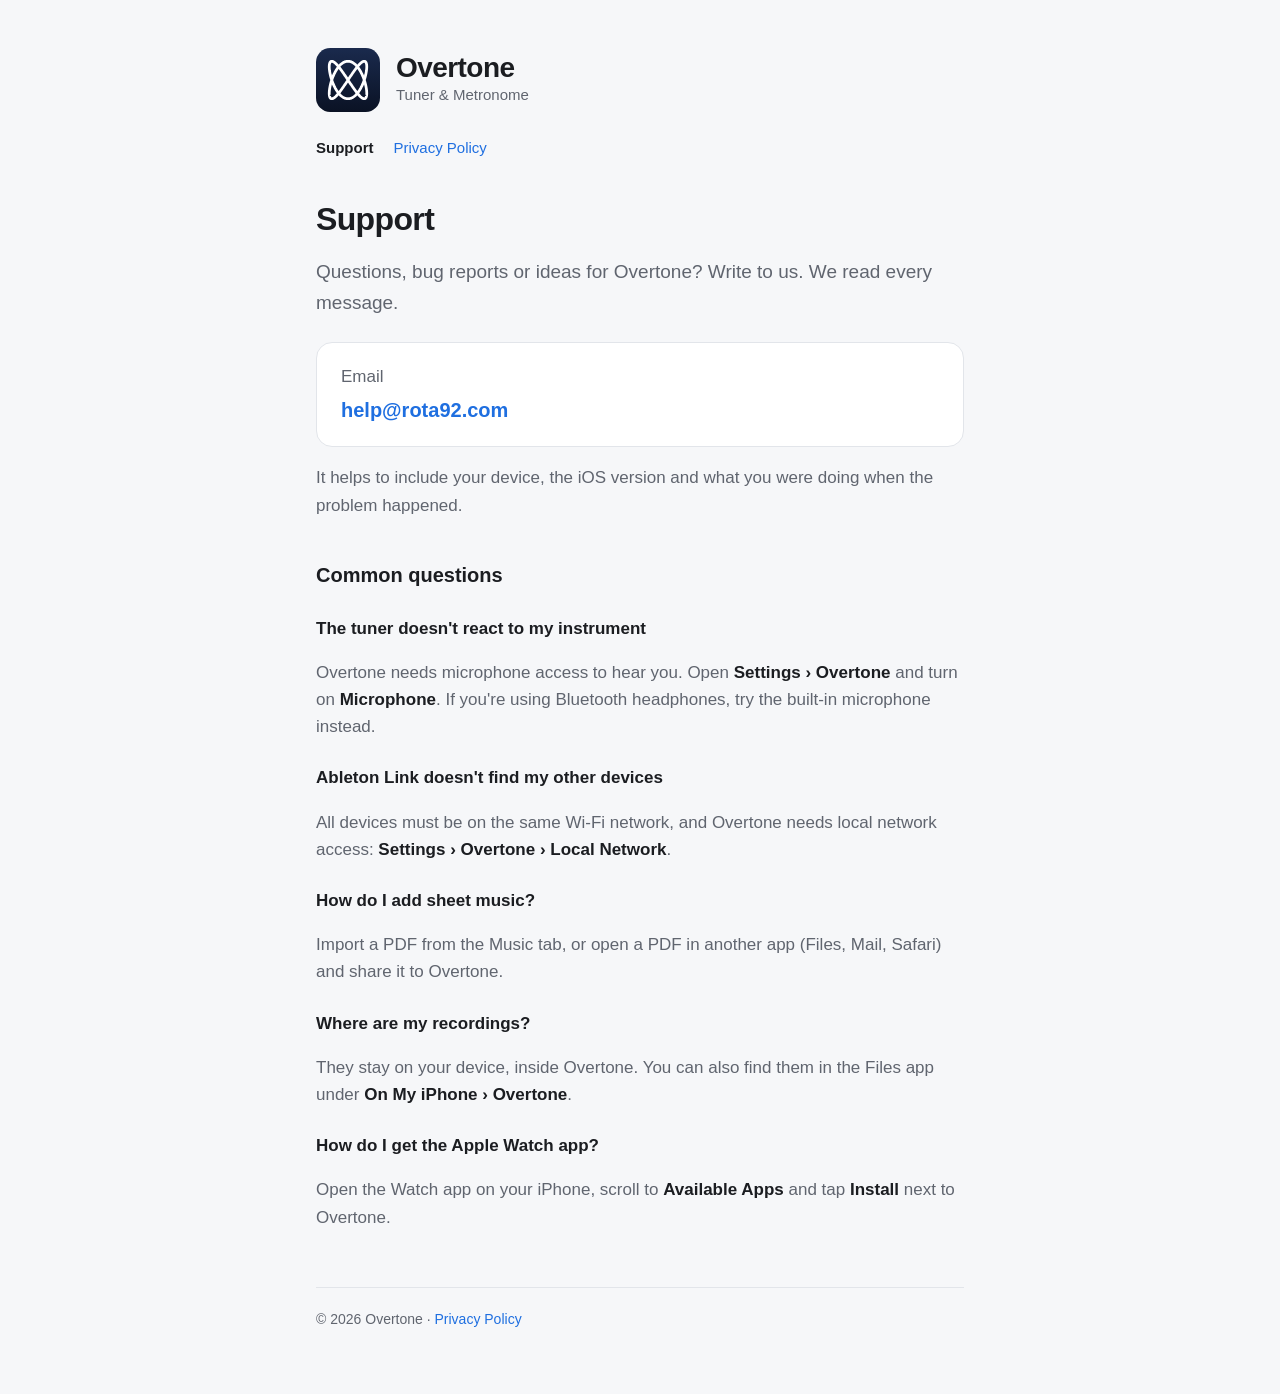
<file: index.html>
<!doctype html>
<html lang="en">
<head>
<meta charset="utf-8">
<meta name="viewport" content="width=device-width, initial-scale=1">
<title>Overtone Support</title>
<meta name="description" content="Help and contact for Overtone: Tuner &amp; Metronome.">
<link rel="icon" href="icon.svg" type="image/svg+xml">
<link rel="stylesheet" href="style.css">
</head>
<body>
<main>
  <header>
    <img src="icon.svg" alt="">
    <div>
      <div class="name">Overtone</div>
      <div class="tag">Tuner &amp; Metronome</div>
    </div>
  </header>
  <nav>
    <a href="./" aria-current="page">Support</a>
    <a href="privacy.html">Privacy Policy</a>
  </nav>

  <h1>Support</h1>
  <p class="lead">Questions, bug reports or ideas for Overtone? Write to us. We read every message.</p>

  <div class="contact">
    <p>Email</p>
    <a class="email" href="mailto:help@rota92.com">help@rota92.com</a>
  </div>
  <p>It helps to include your device, the iOS version and what you were doing when the problem happened.</p>

  <h2>Common questions</h2>

  <h3>The tuner doesn't react to my instrument</h3>
  <p>Overtone needs microphone access to hear you. Open <strong>Settings › Overtone</strong> and turn on <strong>Microphone</strong>. If you're using Bluetooth headphones, try the built-in microphone instead.</p>

  <h3>Ableton Link doesn't find my other devices</h3>
  <p>All devices must be on the same Wi-Fi network, and Overtone needs local network access: <strong>Settings › Overtone › Local Network</strong>.</p>

  <h3>How do I add sheet music?</h3>
  <p>Import a PDF from the Music tab, or open a PDF in another app (Files, Mail, Safari) and share it to Overtone.</p>

  <h3>Where are my recordings?</h3>
  <p>They stay on your device, inside Overtone. You can also find them in the Files app under <strong>On My iPhone › Overtone</strong>.</p>

  <h3>How do I get the Apple Watch app?</h3>
  <p>Open the Watch app on your iPhone, scroll to <strong>Available Apps</strong> and tap <strong>Install</strong> next to Overtone.</p>

  <footer>© 2026 Overtone · <a href="privacy.html">Privacy Policy</a></footer>
</main>
</body>
</html>
</file>
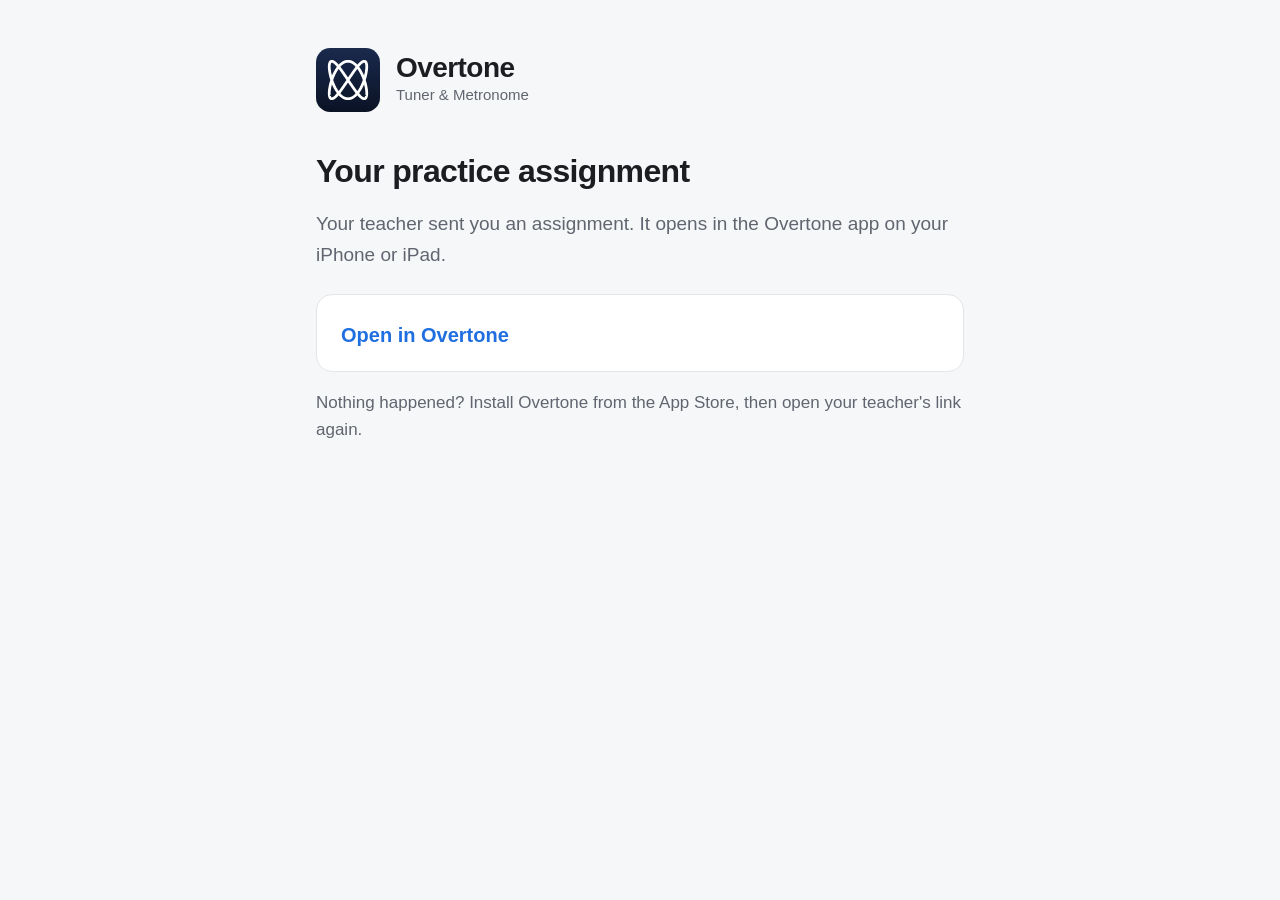
<file: a.html>
<!doctype html>
<html lang="en">
<head>
<meta charset="utf-8">
<meta name="viewport" content="width=device-width, initial-scale=1">
<title>Overtone Assignment</title>
<meta name="robots" content="noindex">
<link rel="icon" href="icon.svg" type="image/svg+xml">
<link rel="stylesheet" href="style.css">
</head>
<body>
<main>
  <header>
    <img src="icon.svg" alt="">
    <div>
      <div class="name">Overtone</div>
      <div class="tag">Tuner &amp; Metronome</div>
    </div>
  </header>

  <h1>Your practice assignment</h1>
  <p class="lead">Your teacher sent you an assignment. It opens in the Overtone app on your iPhone or iPad.</p>
  <div class="contact">
    <a class="email" id="open" href="#">Open in Overtone</a>
  </div>
  <p>Nothing happened? Install Overtone from the App Store, then open your teacher's link again.</p>
</main>
<script>
  // The assignment lives in the part after #, which never reaches the server; the app reads it from here.
  const code = location.hash.slice(1);
  const app = "overtone://assignment?d=" + encodeURIComponent(code);
  document.getElementById("open").href = app;
  if (code) location.replace(app);
</script>
</body>
</html>
</file>
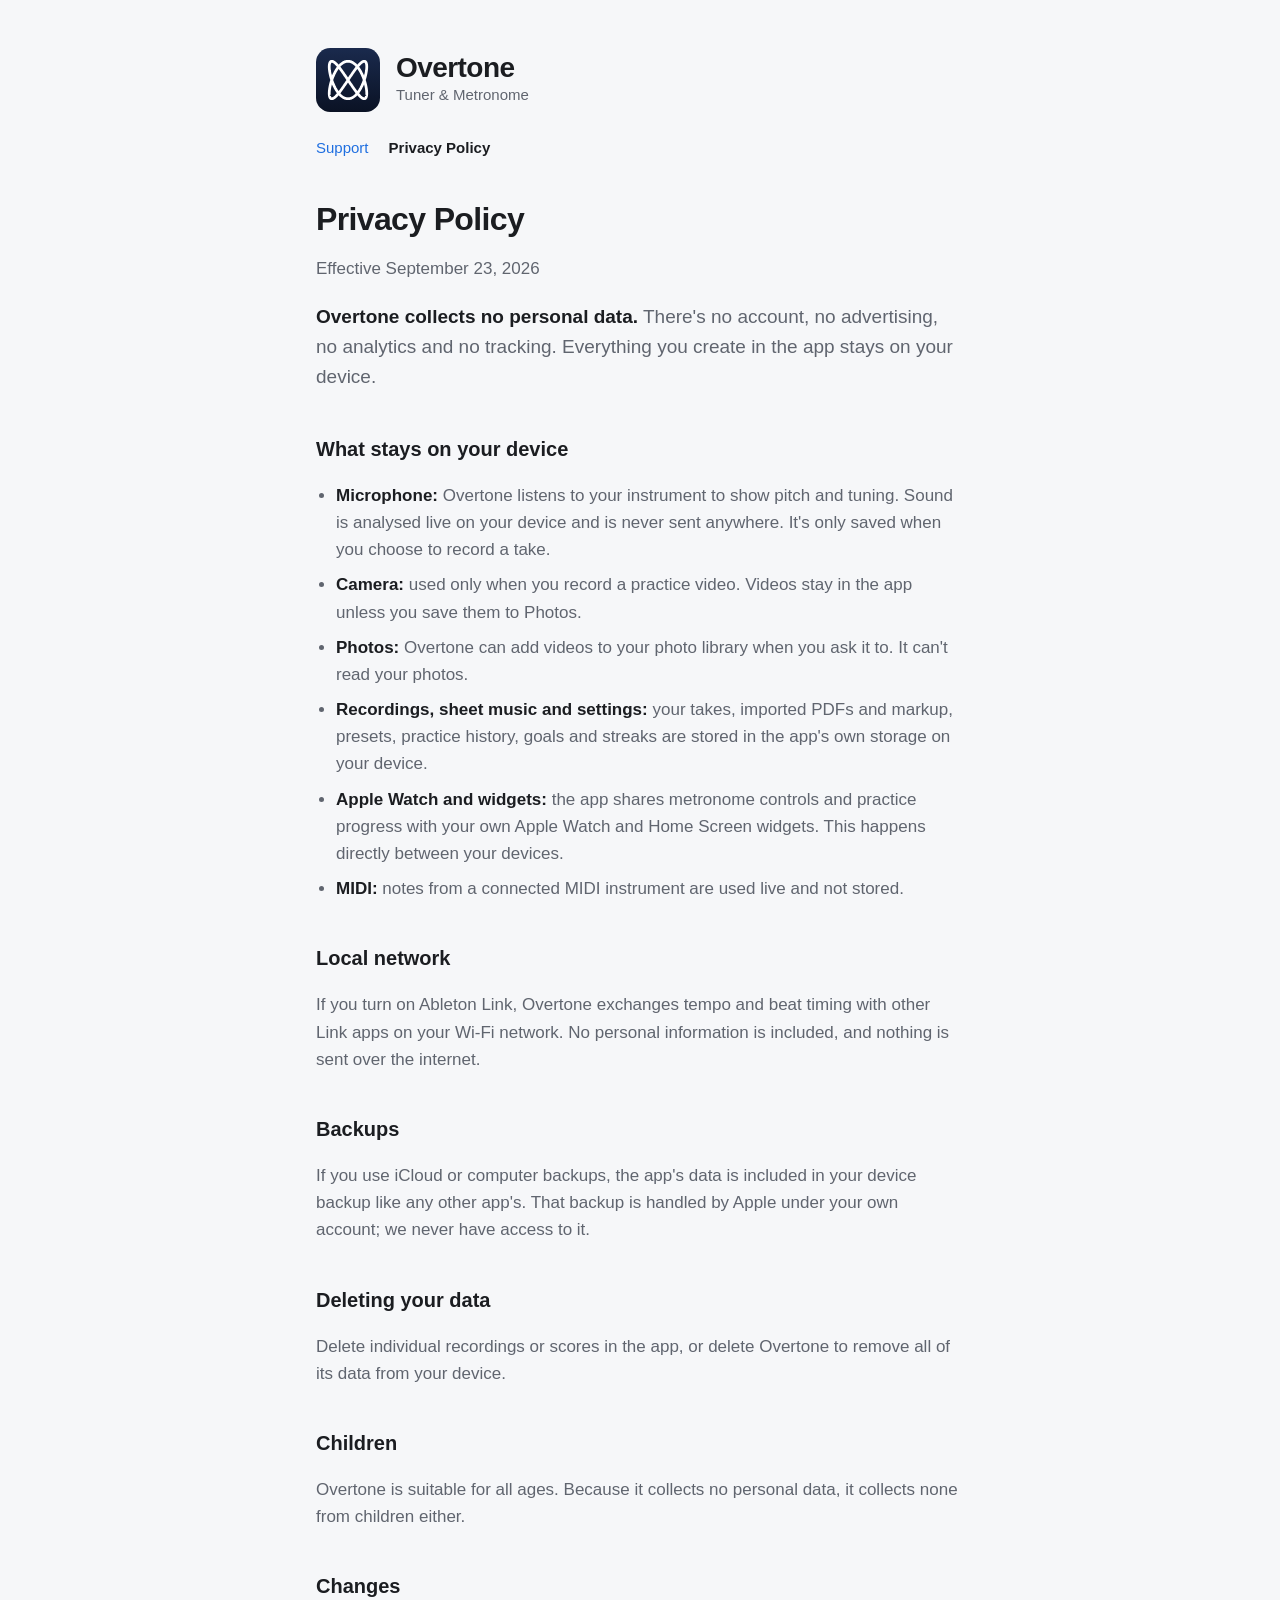
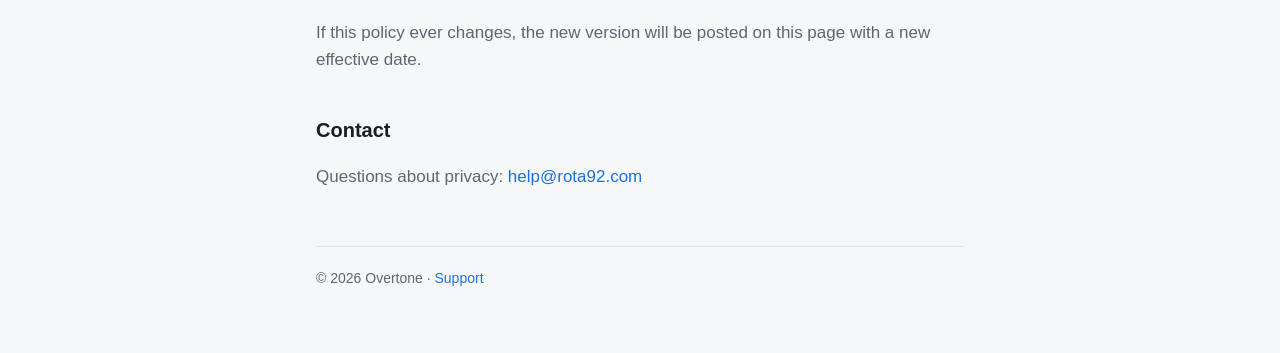
<file: privacy.html>
<!doctype html>
<html lang="en">
<head>
<meta charset="utf-8">
<meta name="viewport" content="width=device-width, initial-scale=1">
<title>Overtone Privacy Policy</title>
<meta name="description" content="Overtone collects no personal data. Everything stays on your device.">
<link rel="icon" href="icon.svg" type="image/svg+xml">
<link rel="stylesheet" href="style.css">
</head>
<body>
<main>
  <header>
    <img src="icon.svg" alt="">
    <div>
      <div class="name">Overtone</div>
      <div class="tag">Tuner &amp; Metronome</div>
    </div>
  </header>
  <nav>
    <a href="./">Support</a>
    <a href="privacy.html" aria-current="page">Privacy Policy</a>
  </nav>

  <h1>Privacy Policy</h1>
  <p>Effective September 23, 2026</p>

  <p class="lead"><strong>Overtone collects no personal data.</strong> There's no account, no advertising, no analytics and no tracking. Everything you create in the app stays on your device.</p>

  <h2>What stays on your device</h2>
  <ul>
    <li><strong>Microphone:</strong> Overtone listens to your instrument to show pitch and tuning. Sound is analysed live on your device and is never sent anywhere. It's only saved when you choose to record a take.</li>
    <li><strong>Camera:</strong> used only when you record a practice video. Videos stay in the app unless you save them to Photos.</li>
    <li><strong>Photos:</strong> Overtone can add videos to your photo library when you ask it to. It can't read your photos.</li>
    <li><strong>Recordings, sheet music and settings:</strong> your takes, imported PDFs and markup, presets, practice history, goals and streaks are stored in the app's own storage on your device.</li>
    <li><strong>Apple Watch and widgets:</strong> the app shares metronome controls and practice progress with your own Apple Watch and Home Screen widgets. This happens directly between your devices.</li>
    <li><strong>MIDI:</strong> notes from a connected MIDI instrument are used live and not stored.</li>
  </ul>

  <h2>Local network</h2>
  <p>If you turn on Ableton Link, Overtone exchanges tempo and beat timing with other Link apps on your Wi-Fi network. No personal information is included, and nothing is sent over the internet.</p>

  <h2>Backups</h2>
  <p>If you use iCloud or computer backups, the app's data is included in your device backup like any other app's. That backup is handled by Apple under your own account; we never have access to it.</p>

  <h2>Deleting your data</h2>
  <p>Delete individual recordings or scores in the app, or delete Overtone to remove all of its data from your device.</p>

  <h2>Children</h2>
  <p>Overtone is suitable for all ages. Because it collects no personal data, it collects none from children either.</p>

  <h2>Changes</h2>
  <p>If this policy ever changes, the new version will be posted on this page with a new effective date.</p>

  <h2>Contact</h2>
  <p>Questions about privacy: <a href="mailto:help@rota92.com">help@rota92.com</a></p>

  <footer>© 2026 Overtone · <a href="./">Support</a></footer>
</main>
</body>
</html>
</file>
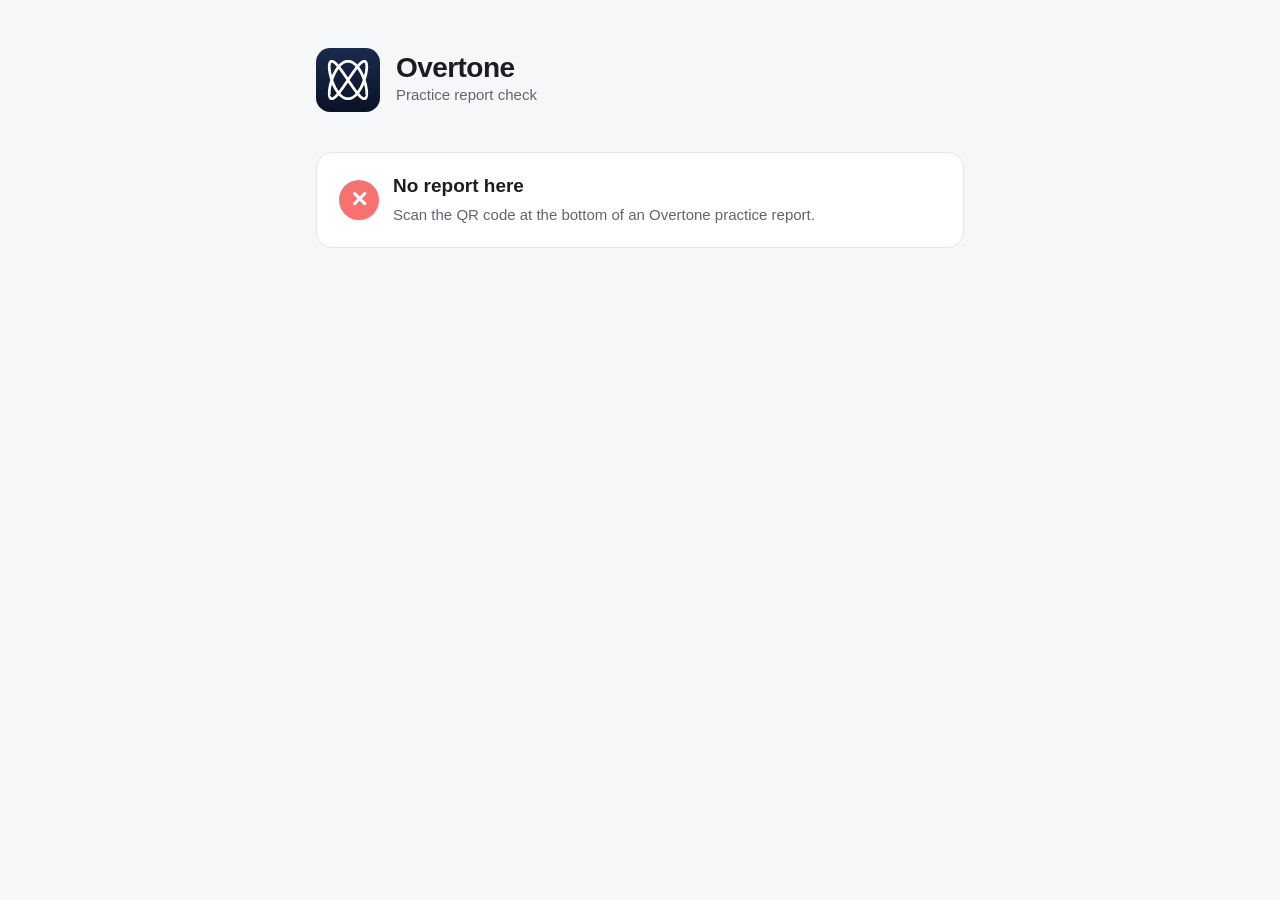
<file: v.html>
<!doctype html>
<html lang="en">
<head>
<meta charset="utf-8">
<meta name="viewport" content="width=device-width, initial-scale=1">
<title>Check a Practice Report</title>
<meta name="robots" content="noindex">
<link rel="icon" href="icon.svg" type="image/svg+xml">
<link rel="stylesheet" href="style.css">
<style>
  :root { --good: #3bcd7e; --bad: #f87171; }
  .verdict { display: flex; gap: 14px; align-items: center; border-radius: 16px; padding: 18px 22px; margin: 8px 0 28px;
             background: var(--panel); border: 1px solid var(--line); }
  .verdict .icon { flex: none; width: 40px; height: 40px; border-radius: 50%; display: grid; place-items: center;
                   font-size: 22px; font-weight: 800; color: #fff; }
  .verdict.good .icon { background: var(--good); }
  .verdict.bad .icon { background: var(--bad); }
  .verdict b { display: block; font-size: 19px; color: var(--text); }
  .verdict span { color: var(--text-2); font-size: 15px; }
  .who { font-size: 30px; font-weight: 800; letter-spacing: -0.02em; margin: 0; color: var(--text); }
  .sub { margin: 2px 0 20px; }
  .stats { display: grid; grid-template-columns: repeat(3, 1fr); gap: 10px; margin-bottom: 24px; }
  .stats div { background: var(--panel); border: 1px solid var(--line); border-radius: 14px; padding: 12px 14px; }
  .stats b { display: block; font-size: 24px; color: var(--text); font-variant-numeric: tabular-nums; }
  .stats b.green { color: var(--good); }
  .stats span { color: var(--text-2); font-size: 13px; font-weight: 600; }
  table { width: 100%; border-collapse: collapse; font-variant-numeric: tabular-nums; margin-bottom: 24px; }
  th { text-align: left; color: var(--text-2); font-size: 13px; font-weight: 600; padding: 6px 0; border-bottom: 1px solid var(--line); }
  td { padding: 8px 0; border-bottom: 1px solid var(--line); color: var(--text); }
  td.num, th.num { text-align: right; }
  .id { font-family: ui-monospace, SFMono-Regular, Menlo, monospace; color: var(--text); font-weight: 700; }
  @media (max-width: 420px) { .stats { grid-template-columns: 1fr 1fr; } }
</style>
</head>
<body>
<main>
  <header>
    <img src="icon.svg" alt="">
    <div>
      <div class="name">Overtone</div>
      <div class="tag">Practice report check</div>
    </div>
  </header>
  <div id="out"><p>Checking…</p></div>
</main>
<script>
// Public half of the key the app signs reports with.
const PUBLIC_KEY = "ZIB420IoSk7vOQFybdMhMyBtMnGFoyAvSv6IeAkJKzY=";

const bytes = s => Uint8Array.from(atob(s.replace(/-/g, "+").replace(/_/g, "/") + "===".slice((s.length + 3) % 4)), c => c.charCodeAt(0));
const esc = s => String(s ?? "").replace(/[&<>"]/g, c => ({ "&": "&amp;", "<": "&lt;", ">": "&gt;", '"': "&quot;" })[c]);
const dur = m => m >= 60 ? `${Math.floor(m / 60)}h ${m % 60}m` : `${m}m`;
const out = document.getElementById("out");

function verdict(good, title, detail) {
  return `<div class="verdict ${good ? "good" : "bad"}"><div class="icon">${good ? "✓" : "✕"}</div>
    <div><b>${title}</b><span>${detail}</span></div></div>`;
}

async function check() {
  const [payloadText, sigText] = location.hash.slice(1).split(".");
  if (!payloadText || !sigText) {
    out.innerHTML = verdict(false, "No report here", "Scan the QR code at the bottom of an Overtone practice report.");
    return;
  }
  let payload, sig, ok = false;
  try {
    payload = bytes(payloadText);
    sig = bytes(sigText);
    const key = await crypto.subtle.importKey("raw", bytes(PUBLIC_KEY), { name: "Ed25519" }, false, ["verify"]);
    ok = await crypto.subtle.verify({ name: "Ed25519" }, key, sig, payload);
  } catch (e) {
    if (e && e.name === "NotSupportedError") {
      out.innerHTML = verdict(false, "This browser can't check reports", "Open this page in a current version of Safari, Chrome or Firefox.");
      return;
    }
  }
  if (!ok) {
    out.innerHTML = verdict(false, "Not a genuine report", "This code wasn't made by Overtone, or it was changed after it was made.");
    return;
  }
  const r = JSON.parse(new TextDecoder().decode(payload));
  const hash = new Uint8Array(await crypto.subtle.digest("SHA-256", sig));
  const hex = [...hash.slice(0, 4)].map(b => b.toString(16).padStart(2, "0")).join("").toUpperCase();
  const first = new Date(r.d + "T12:00:00");
  const day = i => new Date(first.getTime() + i * 864e5);
  const fmt = (d, o) => d.toLocaleDateString(undefined, o);
  const played = r.p.reduce((a, b) => a + b, 0), open = r.o.reduce((a, b) => a + b, 0);

  let html = verdict(true, "Genuine report", `Made by Overtone ${new Date(r.t * 1000).toLocaleString()}. Report <span class="id">${hex.slice(0, 4)}-${hex.slice(4)}</span>: it should match the one printed on the PDF.`);
  html += `<p class="who">${esc(r.n) || "Practice Report"}</p>
    <p class="sub">${[esc(r.i), fmt(day(0), { month: "short", day: "numeric" }) + " – " + fmt(day(r.p.length - 1), { month: "short", day: "numeric" })].filter(Boolean).join(" · ")}</p>
    <div class="stats">
      <div><b class="green">${dur(played)}</b><span>Played</span></div>
      <div><b>${r.p.filter(m => m >= 1).length}/${r.p.length}</b><span>Days played</span></div>
      <div><b>${dur(open)}</b><span>App open</span></div>
    </div>`;
  if (r.g) {
    html += `<h2>Assignment${r.a ? " · " + esc(r.a) : ""}</h2><table><tr><th>Item</th><th class="num">Played</th><th class="num">Goal</th></tr>` +
      r.g.map(([goal, got], i) => goal < 0
        ? `<tr><td>${got >= 0 ? "✓ " : ""}Item ${i + 1}: sight-reading test</td><td class="num">${got >= 0 ? got + "%" : got === -2 ? "Not finished" : "Not taken"}</td><td class="num">One attempt</td></tr>`
        : `<tr><td>${got >= goal ? "✓ " : ""}Item ${i + 1}</td><td class="num">${dur(got)}</td><td class="num">${dur(goal)}</td></tr>`).join("") +
      `</table>`;
  }
  html += `<h2>Day by day</h2><table><tr><th>Day</th><th class="num">Played</th><th class="num">App open</th></tr>` +
    r.p.map((m, i) => `<tr><td>${fmt(day(i), { weekday: "short", month: "short", day: "numeric" })}</td><td class="num">${dur(m)}</td><td class="num">${dur(r.o[i])}</td></tr>`).join("") +
    `</table>`;
  out.innerHTML = html;
}
check();
</script>
</body>
</html>
</file>
<file: style.css>
:root {
  --bg: #0e1117;
  --panel: #171b23;
  --line: #262b36;
  --text: #f1f2f4;
  --text-2: #a2a6b0;
  --accent: #3b8eff;
  color-scheme: dark;
}
@media (prefers-color-scheme: light) {
  :root:not([data-theme="dark"]) {
    --bg: #f6f7f9;
    --panel: #ffffff;
    --line: #e2e5ea;
    --text: #1b1d21;
    --text-2: #60656f;
    --accent: #1f6fe0;
    color-scheme: light;
  }
}

* { box-sizing: border-box; }
body {
  margin: 0;
  background: var(--bg);
  color: var(--text);
  font: 17px/1.6 -apple-system, BlinkMacSystemFont, "SF Pro Text", "Segoe UI", Roboto, sans-serif;
  -webkit-font-smoothing: antialiased;
}
main { max-width: 680px; margin: 0 auto; padding: 48px 16px 64px; }

header { display: flex; align-items: center; gap: 16px; margin-bottom: 40px; }
header img { width: 64px; height: 64px; }
header .name { font-size: 28px; font-weight: 700; letter-spacing: -0.02em; line-height: 1.1; }
header .tag { color: var(--text-2); font-size: 15px; }

nav { display: flex; gap: 20px; margin: -16px 0 40px; font-size: 15px; }
nav a[aria-current] { color: var(--text); font-weight: 600; }

h1 { font-size: 32px; letter-spacing: -0.02em; line-height: 1.2; margin: 0 0 8px; }
h2 { font-size: 20px; margin: 40px 0 8px; }
h3 { font-size: 17px; margin: 24px 0 4px; }
p, li { color: var(--text-2); }
p strong, li strong { color: var(--text); }
ul { padding-left: 20px; }
li { margin-bottom: 8px; }
a { color: var(--accent); text-decoration: none; }
a:hover { text-decoration: underline; }
.lead { font-size: 19px; }

.contact {
  background: var(--panel);
  border: 1px solid var(--line);
  border-radius: 16px;
  padding: 20px 24px;
  margin: 24px 0 8px;
}
.contact p { margin: 0; }
.contact .email { display: inline-block; margin-top: 4px; font-size: 20px; font-weight: 600; }

footer { margin-top: 56px; padding-top: 20px; border-top: 1px solid var(--line); color: var(--text-2); font-size: 14px; }
</file>
